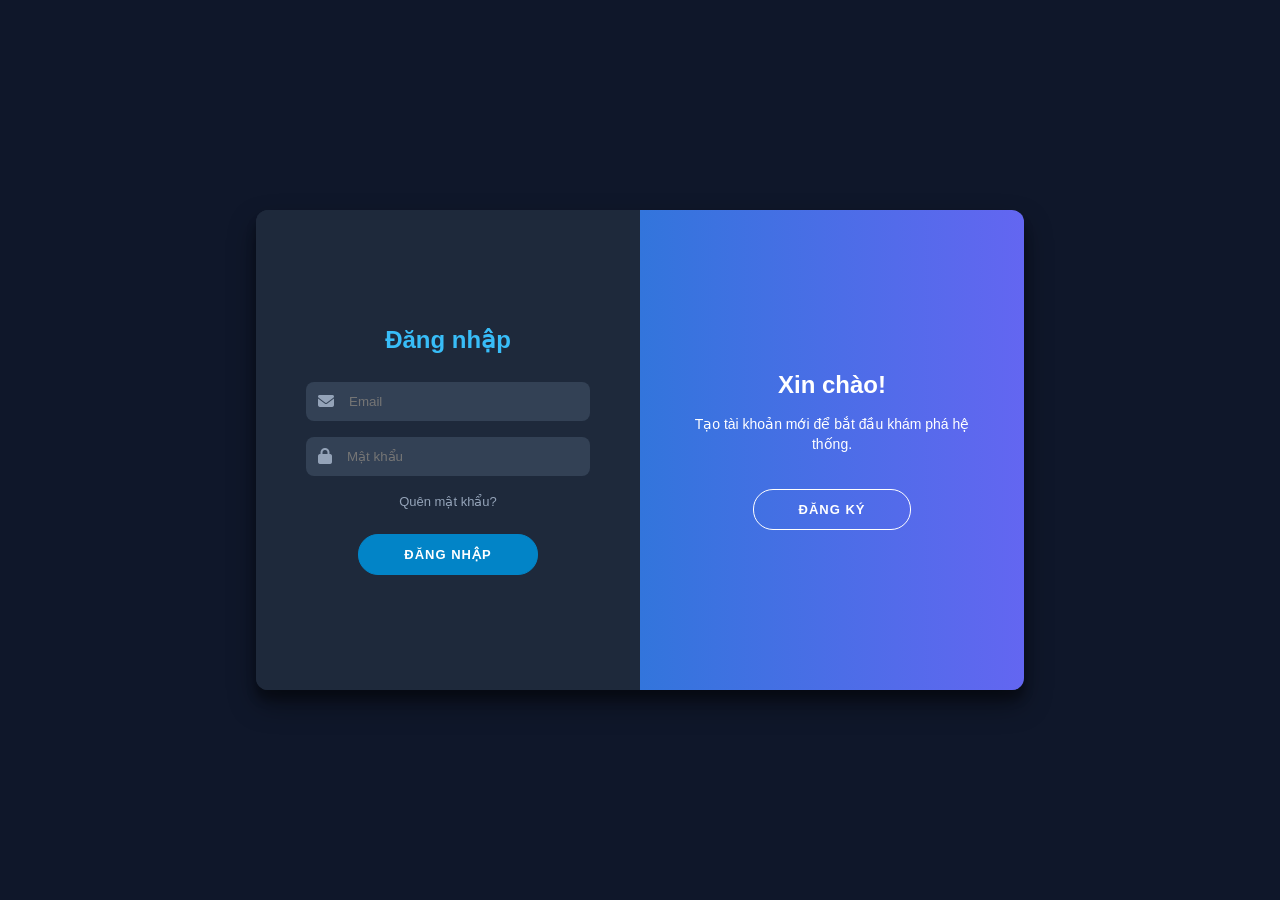
<file: login.html>
<!DOCTYPE html>
<html lang="vi">

<head>
    <meta charset="UTF-8">
    <meta name="viewport" content="width=device-width, initial-scale=1.0">
    <title>Đăng nhập & Đăng ký</title>
    <link rel="stylesheet" href="style.css">
    <link rel="stylesheet" href="https://cdnjs.cloudflare.com/ajax/libs/font-awesome/6.4.0/css/all.min.css">
</head>

<body>
    <div class="auth-container" id="authContainer">

        <!-- FORM ĐĂNG KÝ -->
        <div class="form-container sign-up-container">
            <form id="signUpForm">
                <h2>Tạo tài khoản</h2>
                <div class="input-group">
                    <i class="fa-solid fa-user"></i>
                    <input type="text" id="signUpName" placeholder="Họ và tên" required />
                </div>
                <div class="input-group">
                    <i class="fa-solid fa-envelope"></i>
                    <input type="email" id="signUpEmail" placeholder="Email" required />
                </div>
                <div class="input-group">
                    <i class="fa-solid fa-lock"></i>
                    <input type="password" id="signUpPassword" placeholder="Mật khẩu" required />
                </div>
                <button type="submit" class="btn-auth">Đăng ký</button>
            </form>
        </div>

        <!-- FORM ĐĂNG NHẬP -->
        <div class="form-container sign-in-container">
            <form id="signInForm">
                <h2>Đăng nhập</h2>
                <div class="input-group">
                    <i class="fa-solid fa-envelope"></i>
                    <input type="email" id="signInEmail" placeholder="Email" required />
                </div>
                <div class="input-group">
                    <i class="fa-solid fa-lock"></i>
                    <input type="password" id="signInPassword" placeholder="Mật khẩu" required />
                </div>
                <a href="#" class="forgot-pass">Quên mật khẩu?</a>
                <button type="submit" class="btn-auth">Đăng nhập</button>
            </form>
        </div>

        <!-- PANEL CHUYỂN ĐỔI (OVERLAY) -->
        <div class="overlay-container">
            <div class="overlay">
                <div class="overlay-panel overlay-left">
                    <h2>Mừng trở lại!</h2>
                    <p>Nếu đã có tài khoản, vui lòng đăng nhập để tiếp tục trải nghiệm.</p>
                    <button class="btn-auth ghost" id="signInBtn">Đăng nhập</button>
                </div>
                <div class="overlay-panel overlay-right">
                    <h2>Xin chào!</h2>
                    <p>Tạo tài khoản mới để bắt đầu khám phá hệ thống.</p>
                    <button class="btn-auth ghost" id="signUpBtn">Đăng ký</button>
                </div>
            </div>
        </div>

    </div>

    <script src="auth.js"></script>
</body>

</html>
</file>
<file: style.css>
/* =========================================
   AUTH PAGES STYLES
   ========================================= */
* {
    box-sizing: border-box;
    margin: 0;
    padding: 0;
    font-family: 'Segoe UI', Tahoma, Geneva, Verdana, sans-serif;
}

body {
    background: #0f172a;
    display: flex;
    justify-content: center;
    align-items: center;
    min-height: 100vh;
}

.auth-container {
    background-color: #1e293b;
    border-radius: 12px;
    box-shadow: 0 14px 28px rgba(0, 0, 0, 0.4), 0 10px 10px rgba(0, 0, 0, 0.3);
    position: relative;
    overflow: hidden;
    width: 768px;
    max-width: 100%;
    min-height: 480px;
    color: #f8fafc;
}

.form-container {
    position: absolute;
    top: 0;
    height: 100%;
    transition: all 0.6s ease-in-out;
}

.form-container form {
    background-color: #1e293b;
    display: flex;
    align-items: center;
    justify-content: center;
    flex-direction: column;
    padding: 0 50px;
    height: 100%;
    text-align: center;
}

.form-container h2 {
    font-size: 24px;
    margin-bottom: 20px;
    color: #38bdf8;
}

.input-group {
    background-color: #334155;
    border-radius: 8px;
    margin: 8px 0;
    width: 100%;
    display: flex;
    align-items: center;
    padding: 0 12px;
}

.input-group i {
    color: #94a3b8;
    margin-right: 10px;
}

.input-group input {
    background: transparent;
    border: none;
    padding: 12px 5px;
    width: 100%;
    color: #fff;
    outline: none;
}

.forgot-pass {
    color: #94a3b8;
    font-size: 13px;
    text-decoration: none;
    margin: 10px 0 15px;
}

.forgot-pass:hover {
    color: #38bdf8;
}

.btn-auth {
    border-radius: 20px;
    border: 1px solid #0284c7;
    background-color: #0284c7;
    color: #ffffff;
    font-size: 13px;
    font-weight: bold;
    padding: 12px 45px;
    letter-spacing: 1px;
    text-transform: uppercase;
    transition: transform 80ms ease-in;
    cursor: pointer;
    margin-top: 10px;
}

.btn-auth:active {
    transform: scale(0.95);
}

.btn-auth.ghost {
    background-color: transparent;
    border-color: #ffffff;
}

/* Vị trí Form */
.sign-in-container {
    left: 0;
    width: 50%;
    z-index: 2;
}

.sign-up-container {
    left: 0;
    width: 50%;
    opacity: 0;
    z-index: 1;
}

/* Hiệu ứng trượt khi bấm Đăng ký */
.auth-container.right-panel-active .sign-in-container {
    transform: translateX(100%);
}

.auth-container.right-panel-active .sign-up-container {
    transform: translateX(100%);
    opacity: 1;
    z-index: 5;
    animation: show 0.6s;
}

@keyframes show {

    0%,
    49.99% {
        opacity: 0;
        z-index: 1;
    }

    50%,
    100% {
        opacity: 1;
        z-index: 5;
    }
}

/* OVERLAY CONTAINER */
.overlay-container {
    position: absolute;
    top: 0;
    left: 50%;
    width: 50%;
    height: 100%;
    overflow: hidden;
    transition: transform 0.6s ease-in-out;
    z-index: 100;
}

.auth-container.right-panel-active .overlay-container {
    transform: translateX(-100%);
}

.overlay {
    background: linear-gradient(to right, #0284c7, #6366f1);
    color: #ffffff;
    position: relative;
    left: -100%;
    height: 100%;
    width: 200%;
    transform: translateX(0);
    transition: transform 0.6s ease-in-out;
}

.auth-container.right-panel-active .overlay {
    transform: translateX(50%);
}

.overlay-panel {
    position: absolute;
    display: flex;
    align-items: center;
    justify-content: center;
    flex-direction: column;
    padding: 0 40px;
    text-align: center;
    top: 0;
    height: 100%;
    width: 50%;
    transition: transform 0.6s ease-in-out;
}

.overlay-panel p {
    font-size: 14px;
    margin: 15px 0 25px;
    line-height: 20px;
}

.overlay-left {
    transform: translateX(-20%);
}

.auth-container.right-panel-active .overlay-left {
    transform: translateX(0);
}

.overlay-right {
    right: 0;
    transform: translateX(0);
}

.auth-container.right-panel-active .overlay-right {
    transform: translateX(20%);
}

/* =========================================
   MEDIA QUERIES FOR MOBILE
   ========================================= */
@media (max-width: 768px) {
    .auth-container {
        min-height: 520px;
        width: 90%;
    }

    .form-container {
        width: 100%;
    }

    .sign-in-container,
    .sign-up-container {
        width: 100%;
    }

    .overlay-container {
        display: none;
        /* Ẩn bớt overlay trên di động để tối ưu trải nghiệm */
    }

    .auth-container.right-panel-active .sign-in-container {
        display: none;
    }

    .auth-container.right-panel-active .sign-up-container {
        transform: none;
        position: relative;
    }
}
</file>
